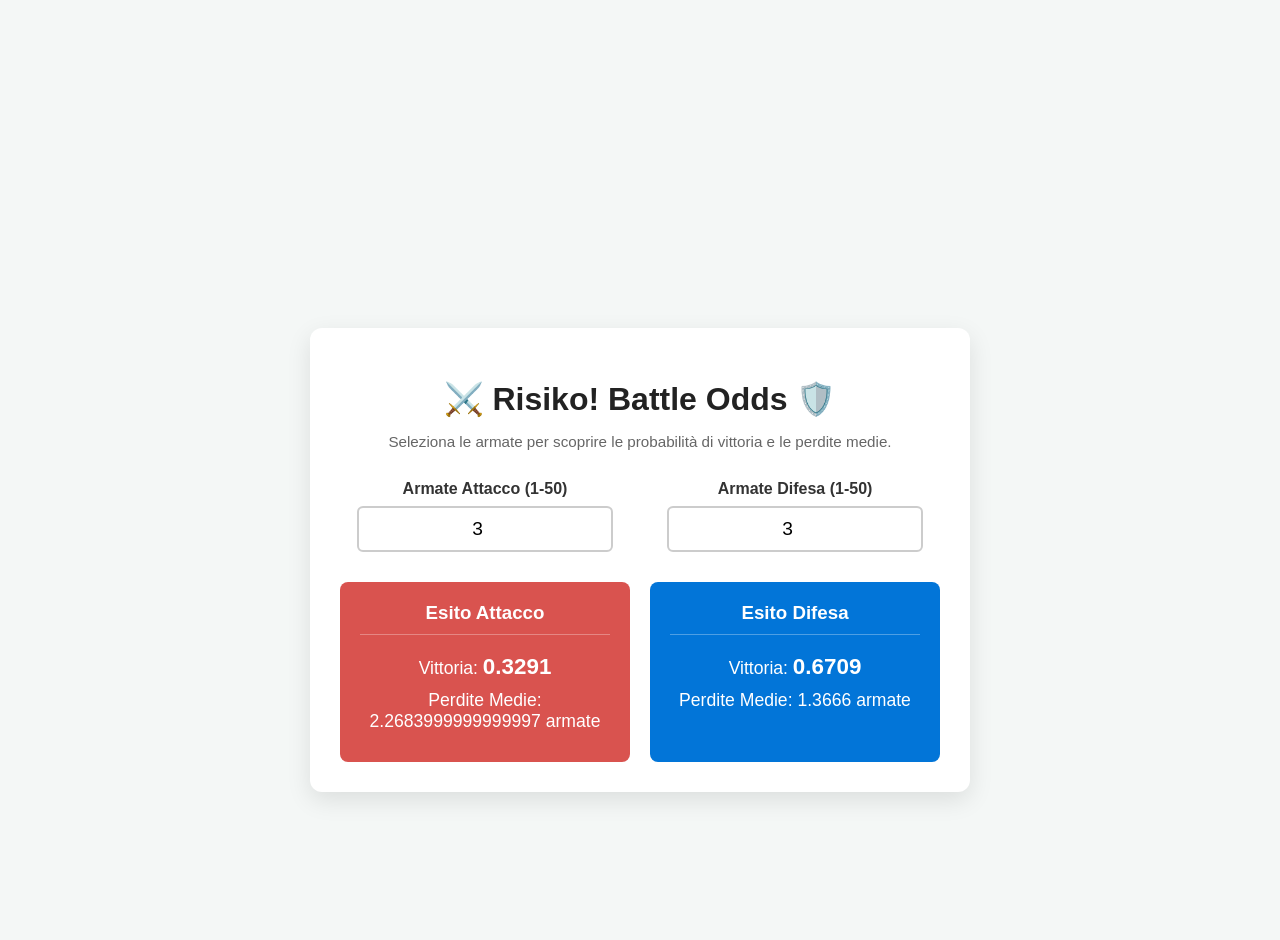
<file: index.html>
<!DOCTYPE html>
<html lang="it">
<head>
    <meta charset="UTF-8">
    <meta name="viewport" content="width=device-width, initial-scale=1.0">
    <title>Risiko! Calcolatore Probabilità</title>
    <link rel="stylesheet" href="style.css">
</head>
<body>
    <div class="container">
        <h1>⚔️ Risiko! Battle Odds 🛡️</h1>
        <p class="subtitle">Seleziona le armate per scoprire le probabilità di vittoria e le perdite medie.</p>
        
        <div class="selectors">
            <div class="input-group attack">
                <label for="attack-armies">Armate Attacco (1-50)</label>
                <input type="number" id="attack-armies" min="1" max="50" value="3">
            </div>
            
            <div class="input-group defense">
                <label for="defense-armies">Armate Difesa (1-50)</label>
                <input type="number" id="defense-armies" min="1" max="50" value="3">
            </div>
        </div>

        <div id="loading" class="loading">Caricamento dati in corso...</div>

        <div id="results" class="results-box hidden">
            <div class="result-card att-card">
                <h3>Esito Attacco</h3>
                <p>Vittoria: <span id="att-win" class="highlight">0%</span></p>
                <p>Perdite Medie: <span id="att-lost">0</span> armate</p>
            </div>
            
            <div class="result-card def-card">
                <h3>Esito Difesa</h3>
                <p>Vittoria: <span id="def-win" class="highlight">0%</span></p>
                <p>Perdite Medie: <span id="def-lost">0</span> armate</p>
            </div>
        </div>
    </div>

    <script src="Risiko_prob_interfaccia.js"></script>
</body>
</html>
</file>
<file: style.css>
:root {
    --attack-color: #d9534f;
    --defense-color: #0275d8;
    --bg-color: #f4f7f6;
    --card-bg: #ffffff;
    --text-color: #333;
}

body {
    font-family: 'Segoe UI', Tahoma, Geneva, Verdana, sans-serif;
    background-color: var(--bg-color);
    color: var(--text-color);
    margin: 0;
    padding: 200px 20px 20px 20px;
    display: flex;
    justify-content: center;
    align-items: center;
    min-height: 80vh;
}

.container {
    background: var(--card-bg);
    padding: 30px;
    border-radius: 12px;
    box-shadow: 0 8px 24px rgba(0,0,0,0.1);
    max-width: 600px;
    width: 100%;
    text-align: center;
}

h1 {
    margin-bottom: 5px;
    color: #222;
}

.subtitle {
    color: #666;
    font-size: 0.95rem;
    margin-bottom: 30px;
}

.selectors {
    display: flex;
    justify-content: space-between;
    gap: 20px;
    margin-bottom: 30px;
}

.input-group {
    flex: 1;
    display: flex;
    flex-direction: column;
    align-items: center;
}

.input-group label {
    font-weight: bold;
    margin-bottom: 8px;
}

.input-group input {
    width: 80%;
    padding: 10px;
    font-size: 1.2rem;
    border-radius: 6px;
    border: 2px solid #ccc;
    text-align: center;
    outline: none;
    transition: border-color 0.2s;
}

.input-group.attack input:focus { border-color: var(--attack-color); }
.input-group.defense input:focus { border-color: var(--defense-color); }

.loading {
    font-style: italic;
    color: #888;
}

.results-box {
    display: flex;
    justify-content: space-between;
    gap: 20px;
    margin-top: 20px;
    animation: fadeIn 0.3s ease-in;
}

.result-card {
    flex: 1;
    padding: 20px;
    border-radius: 8px;
    color: white;
}

.att-card { background-color: var(--attack-color); }
.def-card { background-color: var(--defense-color); }

.result-card h3 {
    margin-top: 0;
    border-bottom: 1px solid rgba(255,255,255,0.3);
    padding-bottom: 10px;
}

.result-card p {
    font-size: 1.1rem;
    margin: 10px 0;
}

.highlight {
    font-size: 1.4rem;
    font-weight: bold;
}

.hidden { display: none !important; }

@keyframes fadeIn {
    from { opacity: 0; transform: translateY(10px); }
    to { opacity: 1; transform: translateY(0); }
}

@media (max-width: 480px) {
    .selectors, .results-box {
        flex-direction: column;
    }
}
</file>
<file: Risiko_prob_stile.css>
:root {
    --attack-color: #d9534f;
    --defense-color: #0275d8;
    --bg-color: #f4f7f6;
    --card-bg: #ffffff;
    --text-color: #333;
}

body {
    font-family: 'Segoe UI', Tahoma, Geneva, Verdana, sans-serif;
    background-color: var(--bg-color);
    color: var(--text-color);
    margin: 0;
    padding: 200px 20px 20px 20px;
    display: flex;
    justify-content: center;
    align-items: center;
    min-height: 80vh;
}

.container {
    background: var(--card-bg);
    padding: 30px;
    border-radius: 12px;
    box-shadow: 0 8px 24px rgba(0,0,0,0.1);
    max-width: 600px;
    width: 100%;
    text-align: center;
}

h1 {
    margin-bottom: 5px;
    color: #222;
}

.subtitle {
    color: #666;
    font-size: 0.95rem;
    margin-bottom: 30px;
}

.selectors {
    display: flex;
    justify-content: space-between;
    gap: 20px;
    margin-bottom: 30px;
}

.input-group {
    flex: 1;
    display: flex;
    flex-direction: column;
    align-items: center;
}

.input-group label {
    font-weight: bold;
    margin-bottom: 8px;
}

.input-group input {
    width: 80%;
    padding: 10px;
    font-size: 1.2rem;
    border-radius: 6px;
    border: 2px solid #ccc;
    text-align: center;
    outline: none;
    transition: border-color 0.2s;
}

.input-group.attack input:focus { border-color: var(--attack-color); }
.input-group.defense input:focus { border-color: var(--defense-color); }

.loading {
    font-style: italic;
    color: #888;
}

.results-box {
    display: flex;
    justify-content: space-between;
    gap: 20px;
    margin-top: 20px;
    animation: fadeIn 0.3s ease-in;
}

.result-card {
    flex: 1;
    padding: 20px;
    border-radius: 8px;
    color: white;
}

.att-card { background-color: var(--attack-color); }
.def-card { background-color: var(--defense-color); }

.result-card h3 {
    margin-top: 0;
    border-bottom: 1px solid rgba(255,255,255,0.3);
    padding-bottom: 10px;
}

.result-card p {
    font-size: 1.1rem;
    margin: 10px 0;
}

.highlight {
    font-size: 1.4rem;
    font-weight: bold;
}

.hidden { display: none !important; }

@keyframes fadeIn {
    from { opacity: 0; transform: translateY(10px); }
    to { opacity: 1; transform: translateY(0); }
}

@media (max-width: 480px) {
    .selectors, .results-box {
        flex-direction: column;
    }
}
</file>
